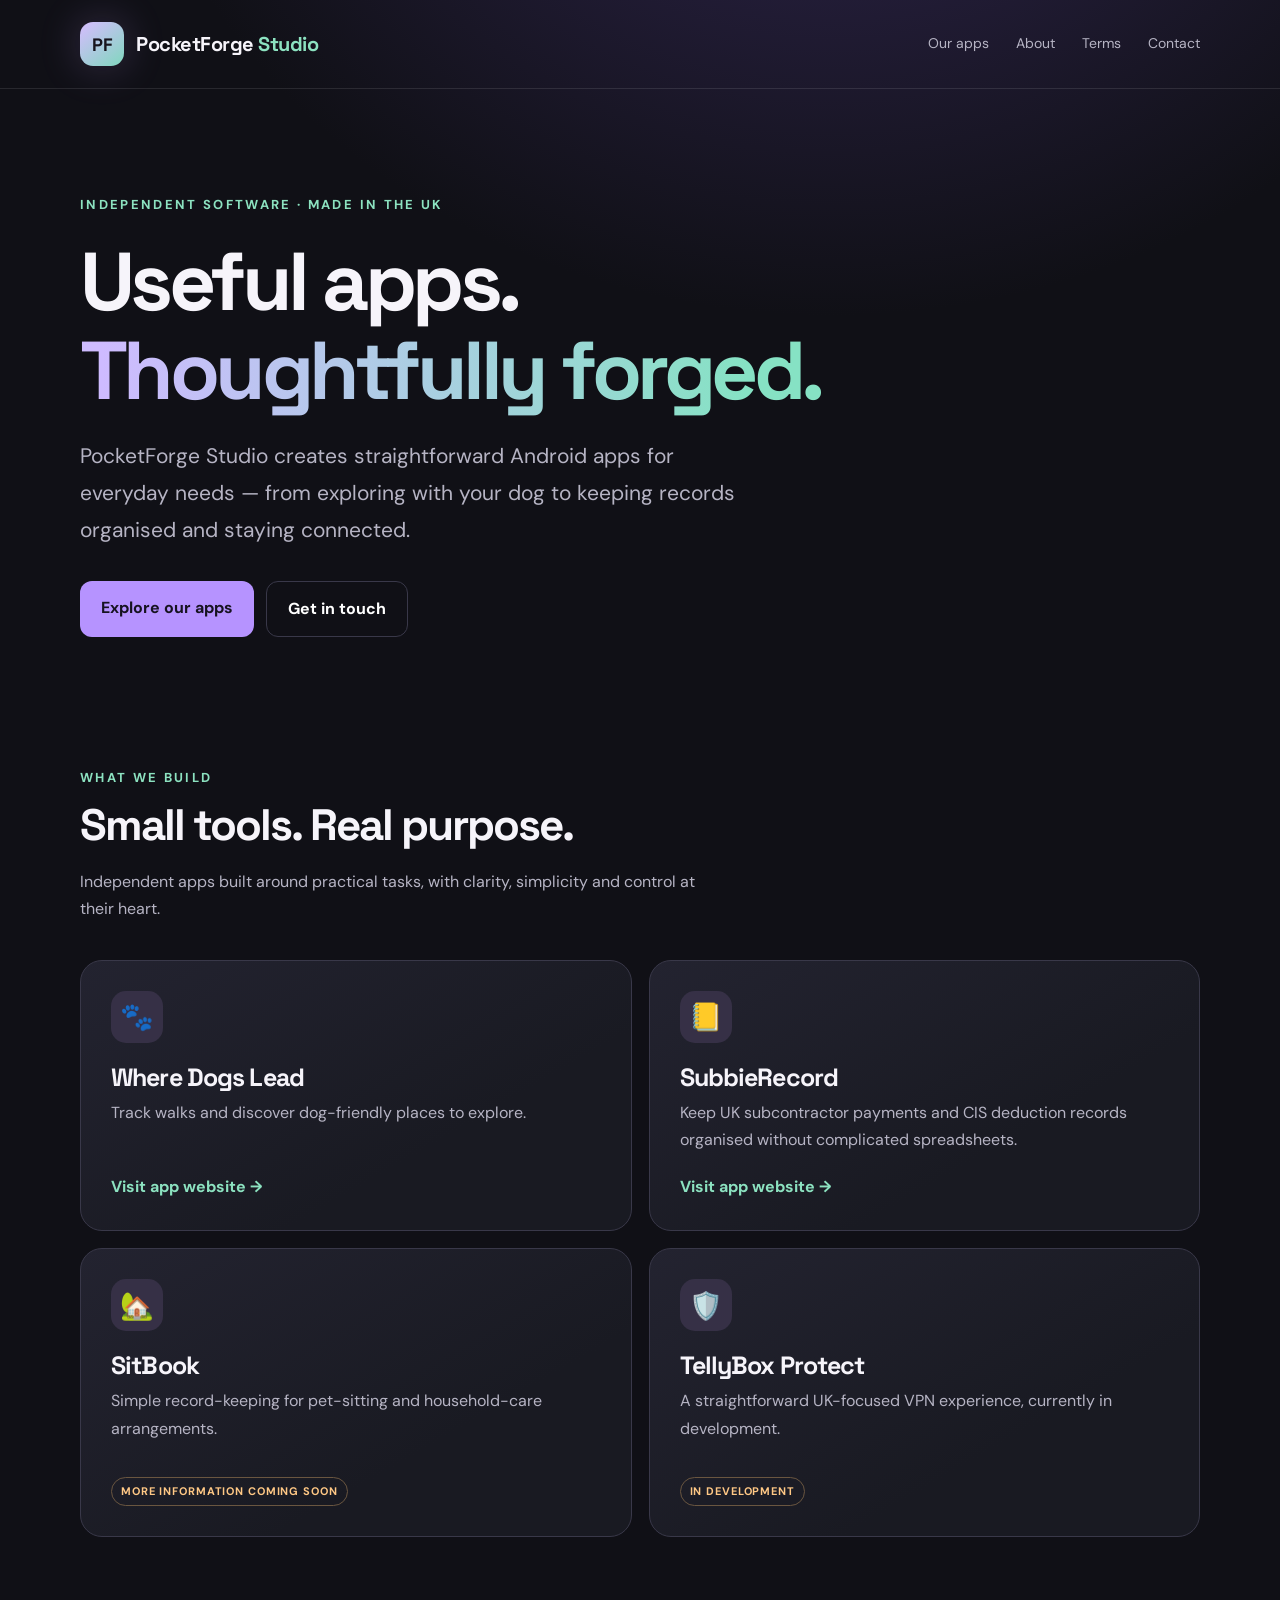
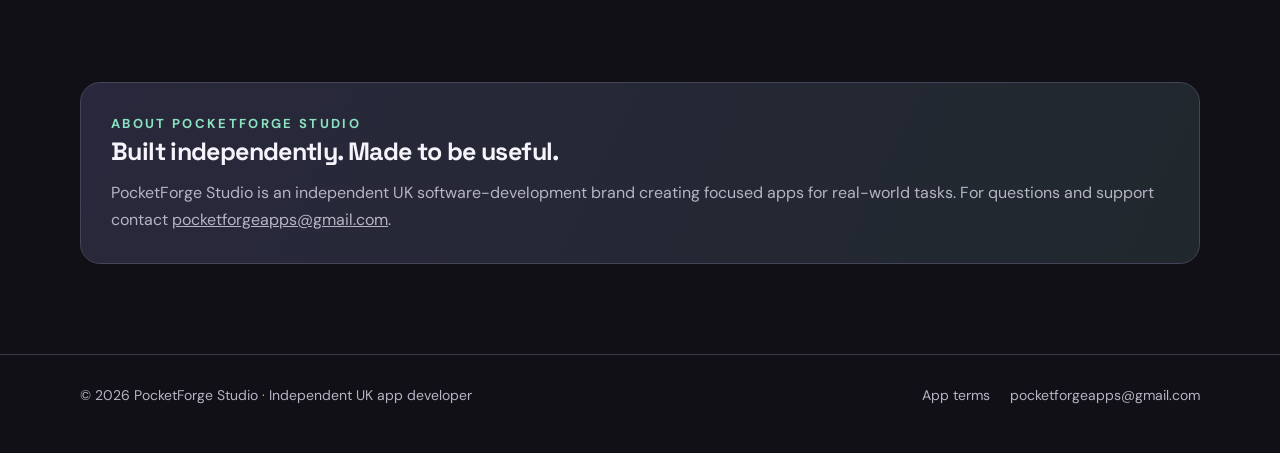
<file: index.html>
<!doctype html><html lang="en-GB"><head><meta charset="utf-8"><meta name="viewport" content="width=device-width, initial-scale=1"><meta name="theme-color" content="#101016"><meta name="description" content="PocketForge Studio — independent UK developer of Where Dogs Lead, SubbieRecord, SitBook and TellyBox Protect."><title>Independent UK App Developer | PocketForge Studio</title><link rel="stylesheet" href="assets/style.css"></head><body><a class="skip" href="#main">Skip to content</a><header class="site-header"><div class="container nav"><a class="brand" href="index.html" aria-label="PocketForge Studio home"><span class="brand-mark">PF</span><span>PocketForge <span>Studio</span></span></a><nav class="nav-links" aria-label="Main navigation"><a href="index.html#apps">Our apps</a><a href="index.html#about">About</a><a href="terms/">Terms</a><a href="mailto:pocketforgeapps@gmail.com">Contact</a></nav></div></header><main id="main"><section class="hero"><div class="container"><div class="eyebrow">Independent software · Made in the UK</div><h1>Useful apps.<br><span class="gradient">Thoughtfully forged.</span></h1><p class="lead">PocketForge Studio creates straightforward Android apps for everyday needs — from exploring with your dog to keeping records organised and staying connected.</p><div class="actions"><a class="button" href="#apps">Explore our apps</a><a class="button secondary" href="mailto:pocketforgeapps@gmail.com">Get in touch</a></div></div></section><section class="section" id="apps"><div class="container"><div class="eyebrow">What we build</div><h2>Small tools. Real purpose.</h2><p class="section-intro">Independent apps built around practical tasks, with clarity, simplicity and control at their heart.</p><div class="card-grid">
<article class="app-card"><div class="app-icon" aria-hidden="true">🐾</div><h3>Where Dogs Lead</h3><p>Track walks and discover dog-friendly places to explore.</p><a href="https://wheredogslead.co.uk/" rel="noopener noreferrer">Visit app website →</a></article>
<article class="app-card"><div class="app-icon" aria-hidden="true">📒</div><h3>SubbieRecord</h3><p>Keep UK subcontractor payments and CIS deduction records organised without complicated spreadsheets.</p><a href="https://ciskeep.co.uk/" rel="noopener noreferrer">Visit app website →</a></article>
<article class="app-card"><div class="app-icon" aria-hidden="true">🏡</div><h3>SitBook</h3><p>Simple record-keeping for pet-sitting and household-care arrangements.</p><span class="tag">More information coming soon</span></article>
<article class="app-card"><div class="app-icon" aria-hidden="true">🛡️</div><h3>TellyBox Protect</h3><p>A straightforward UK-focused VPN experience, currently in development.</p><span class="tag">In development</span></article>
</div></div></section><section class="section" id="about"><div class="container"><div class="feature"><div class="eyebrow">About PocketForge Studio</div><h3>Built independently. Made to be useful.</h3><p>PocketForge Studio is an independent UK software-development brand creating focused apps for real-world tasks. For questions and support contact <a href="mailto:pocketforgeapps@gmail.com">pocketforgeapps@gmail.com</a>.</p></div></div></section></main><footer class="footer"><div class="container footer-inner"><span>© 2026 PocketForge Studio · Independent UK app developer</span><div class="footer-links"><a href="terms/">App terms</a><a href="mailto:pocketforgeapps@gmail.com">pocketforgeapps@gmail.com</a></div></div></footer></body></html>
</file>
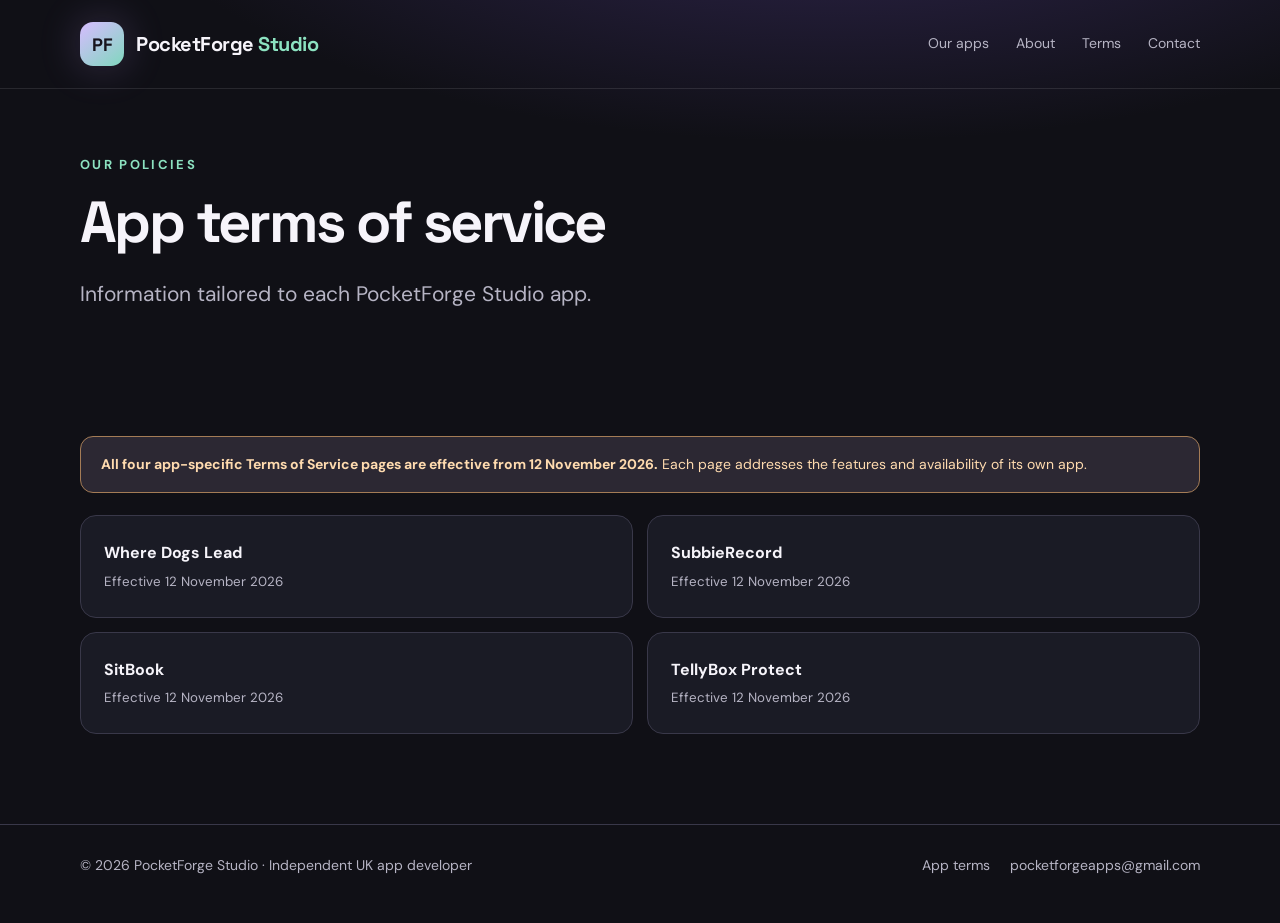
<file: terms/index.html>
<!doctype html><html lang="en-GB"><head><meta charset="utf-8"><meta name="viewport" content="width=device-width, initial-scale=1"><meta name="theme-color" content="#101016"><meta name="description" content="App-specific Terms of Service for PocketForge Studio apps."><title>App Terms of Service | PocketForge Studio</title><link rel="stylesheet" href="../assets/style.css"></head><body><a class="skip" href="#main">Skip to content</a><header class="site-header"><div class="container nav"><a class="brand" href="../index.html" aria-label="PocketForge Studio home"><span class="brand-mark">PF</span><span>PocketForge <span>Studio</span></span></a><nav class="nav-links" aria-label="Main navigation"><a href="../index.html#apps">Our apps</a><a href="../index.html#about">About</a><a href="../terms/">Terms</a><a href="mailto:pocketforgeapps@gmail.com">Contact</a></nav></div></header><main id="main"><section class="page-hero"><div class="container"><div class="eyebrow">Our policies</div><h1>App terms of service</h1><p class="lead">Information tailored to each PocketForge Studio app.</p></div></section><section class="section"><div class="container"><div class="notice"><strong>All four app-specific Terms of Service pages are effective from 12 November 2026.</strong> Each page addresses the features and availability of its own app.</div><div class="legal-grid"><a class="legal-link" href="where-dogs-lead/"><strong>Where Dogs Lead</strong><small>Effective 12 November 2026</small></a><a class="legal-link" href="subbierecord/"><strong>SubbieRecord</strong><small>Effective 12 November 2026</small></a><a class="legal-link" href="sitbook/"><strong>SitBook</strong><small>Effective 12 November 2026</small></a><a class="legal-link" href="tellybox-protect/"><strong>TellyBox Protect</strong><small>Effective 12 November 2026</small></a></div></div></section></main><footer class="footer"><div class="container footer-inner"><span>© 2026 PocketForge Studio · Independent UK app developer</span><div class="footer-links"><a href="../terms/">App terms</a><a href="mailto:pocketforgeapps@gmail.com">pocketforgeapps@gmail.com</a></div></div></footer></body></html>
</file>
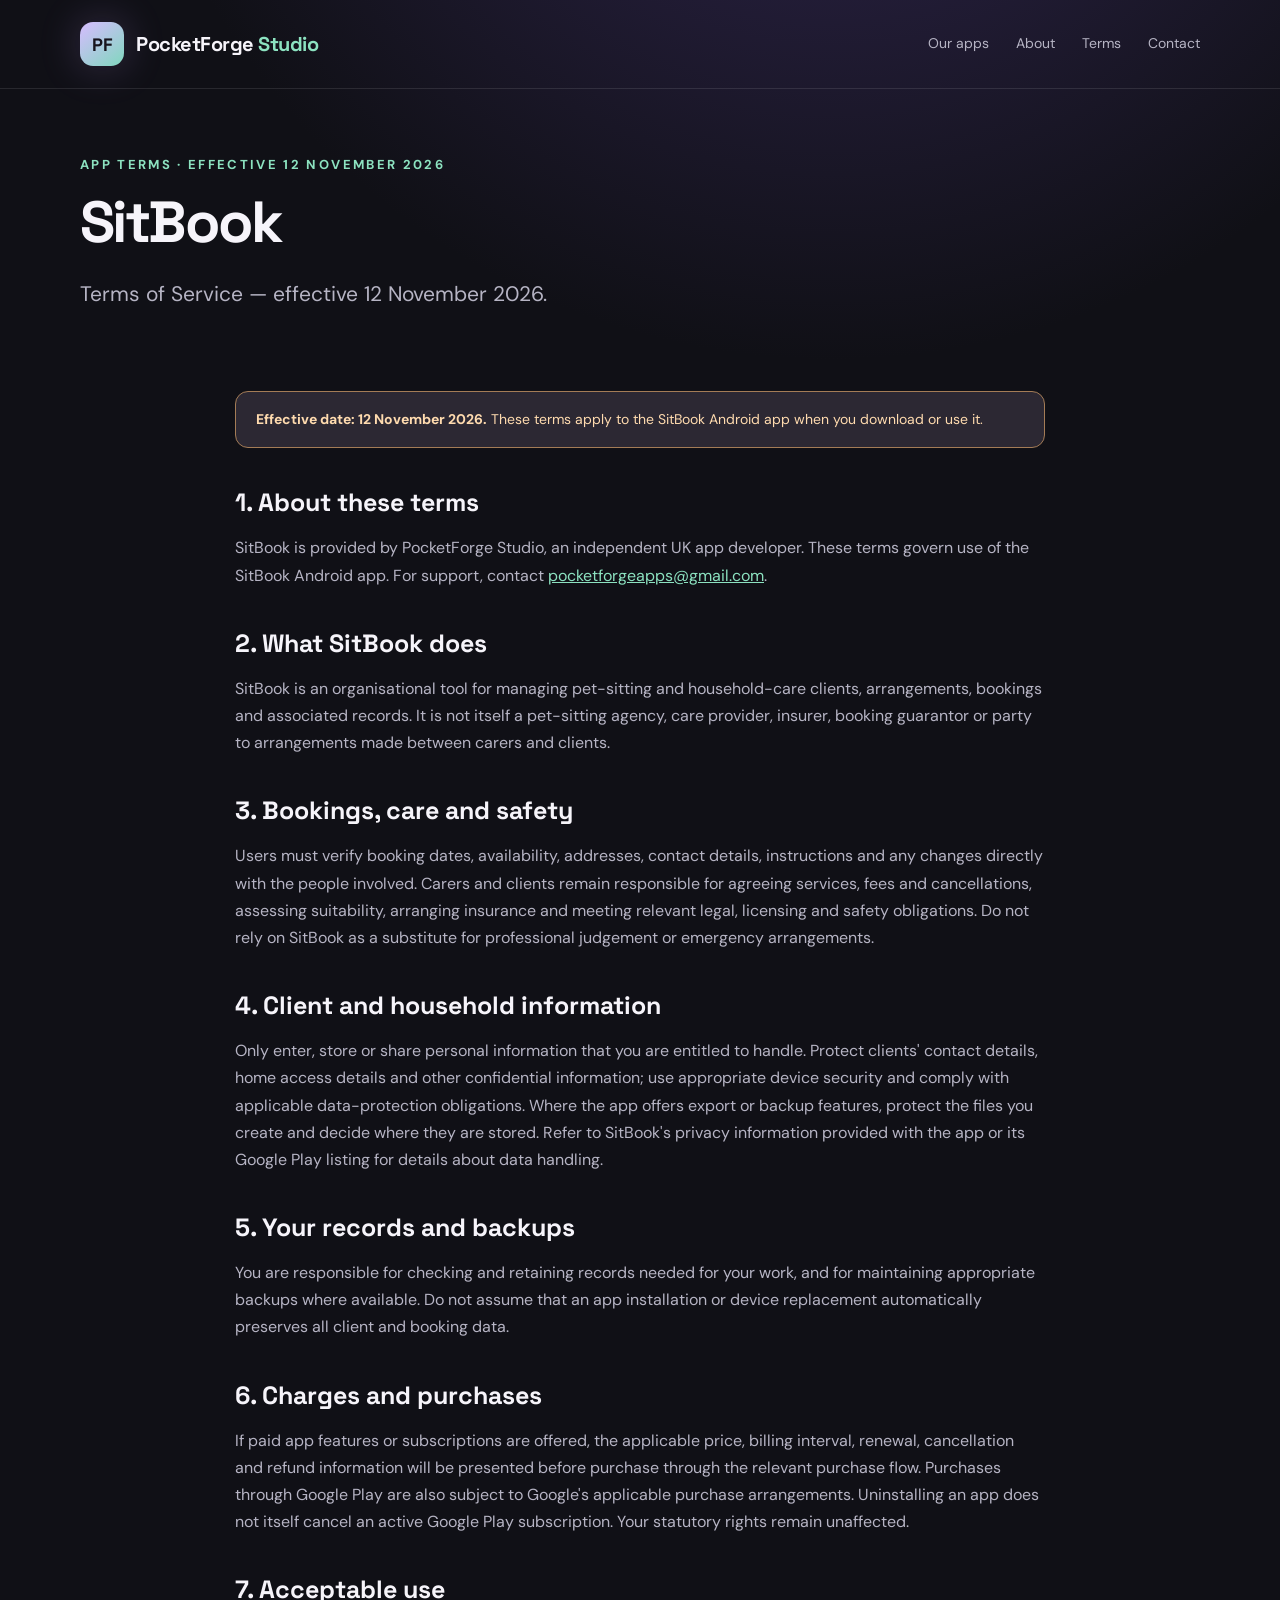
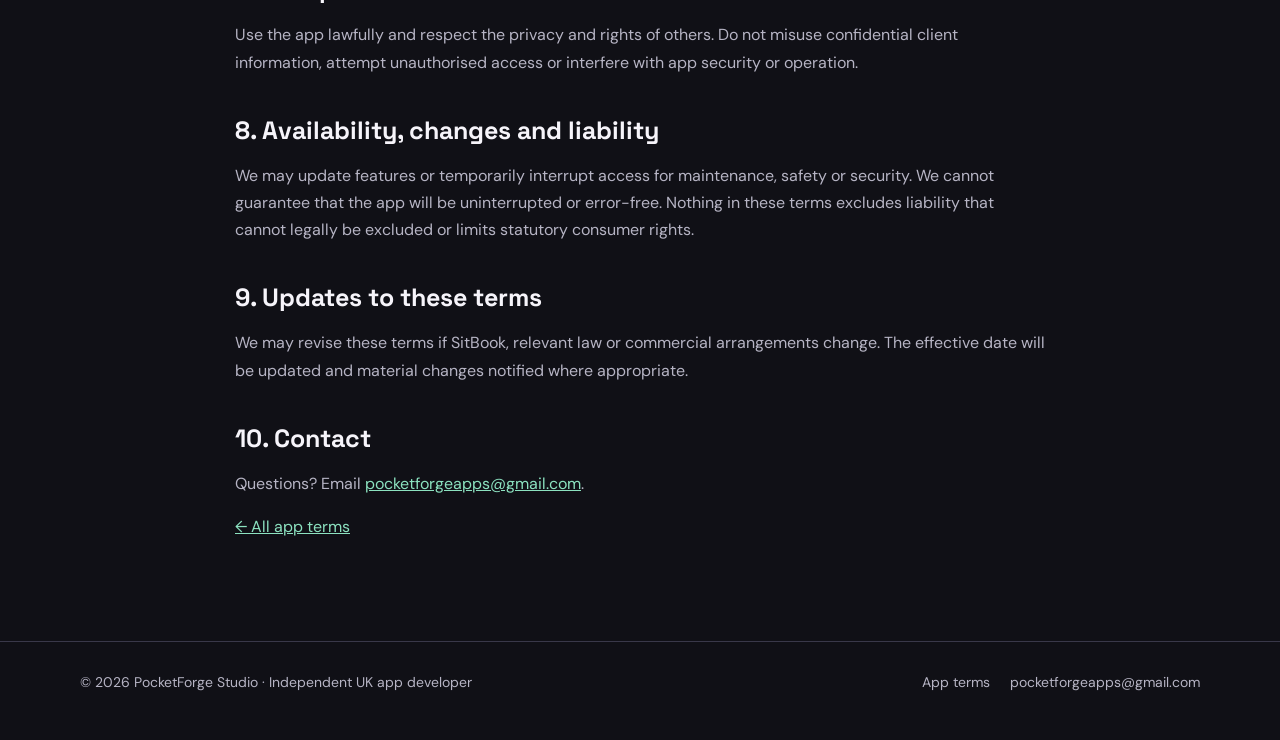
<file: terms/sitbook/index.html>
<!doctype html><html lang="en-GB"><head><meta charset="utf-8"><meta name="viewport" content="width=device-width, initial-scale=1"><meta name="theme-color" content="#101016"><meta name="description" content="Terms of Service for SitBook."><title>SitBook — Terms of Service | PocketForge Studio</title><link rel="stylesheet" href="../../assets/style.css"></head><body><a class="skip" href="#main">Skip to content</a><header class="site-header"><div class="container nav"><a class="brand" href="../../index.html" aria-label="PocketForge Studio home"><span class="brand-mark">PF</span><span>PocketForge <span>Studio</span></span></a><nav class="nav-links" aria-label="Main navigation"><a href="../../index.html#apps">Our apps</a><a href="../../index.html#about">About</a><a href="../../terms/">Terms</a><a href="mailto:pocketforgeapps@gmail.com">Contact</a></nav></div></header><main id="main"><section class="page-hero"><div class="container"><div class="eyebrow">App terms · Effective 12 November 2026</div><h1>SitBook</h1><p class="lead">Terms of Service — effective 12 November 2026.</p></div></section><div class="container prose">
<div class="notice"><strong>Effective date: 12 November 2026.</strong> These terms apply to the SitBook Android app when you download or use it.</div>
<h2>1. About these terms</h2><p>SitBook is provided by PocketForge Studio, an independent UK app developer. These terms govern use of the SitBook Android app. For support, contact <a href="mailto:pocketforgeapps@gmail.com">pocketforgeapps@gmail.com</a>.</p>
<h2>2. What SitBook does</h2><p>SitBook is an organisational tool for managing pet-sitting and household-care clients, arrangements, bookings and associated records. It is not itself a pet-sitting agency, care provider, insurer, booking guarantor or party to arrangements made between carers and clients.</p>
<h2>3. Bookings, care and safety</h2><p>Users must verify booking dates, availability, addresses, contact details, instructions and any changes directly with the people involved. Carers and clients remain responsible for agreeing services, fees and cancellations, assessing suitability, arranging insurance and meeting relevant legal, licensing and safety obligations. Do not rely on SitBook as a substitute for professional judgement or emergency arrangements.</p>
<h2>4. Client and household information</h2><p>Only enter, store or share personal information that you are entitled to handle. Protect clients' contact details, home access details and other confidential information; use appropriate device security and comply with applicable data-protection obligations. Where the app offers export or backup features, protect the files you create and decide where they are stored. Refer to SitBook's privacy information provided with the app or its Google Play listing for details about data handling.</p>
<h2>5. Your records and backups</h2><p>You are responsible for checking and retaining records needed for your work, and for maintaining appropriate backups where available. Do not assume that an app installation or device replacement automatically preserves all client and booking data.</p>
<h2>6. Charges and purchases</h2><p>If paid app features or subscriptions are offered, the applicable price, billing interval, renewal, cancellation and refund information will be presented before purchase through the relevant purchase flow. Purchases through Google Play are also subject to Google's applicable purchase arrangements. Uninstalling an app does not itself cancel an active Google Play subscription. Your statutory rights remain unaffected.</p>
<h2>7. Acceptable use</h2><p>Use the app lawfully and respect the privacy and rights of others. Do not misuse confidential client information, attempt unauthorised access or interfere with app security or operation.</p>
<h2>8. Availability, changes and liability</h2><p>We may update features or temporarily interrupt access for maintenance, safety or security. We cannot guarantee that the app will be uninterrupted or error-free. Nothing in these terms excludes liability that cannot legally be excluded or limits statutory consumer rights.</p>
<h2>9. Updates to these terms</h2><p>We may revise these terms if SitBook, relevant law or commercial arrangements change. The effective date will be updated and material changes notified where appropriate.</p>
<h2>10. Contact</h2><p>Questions? Email <a href="mailto:pocketforgeapps@gmail.com">pocketforgeapps@gmail.com</a>.</p><p><a href="../">← All app terms</a></p></div></main><footer class="footer"><div class="container footer-inner"><span>© 2026 PocketForge Studio · Independent UK app developer</span><div class="footer-links"><a href="../../terms/">App terms</a><a href="mailto:pocketforgeapps@gmail.com">pocketforgeapps@gmail.com</a></div></div></footer></body></html>
</file>
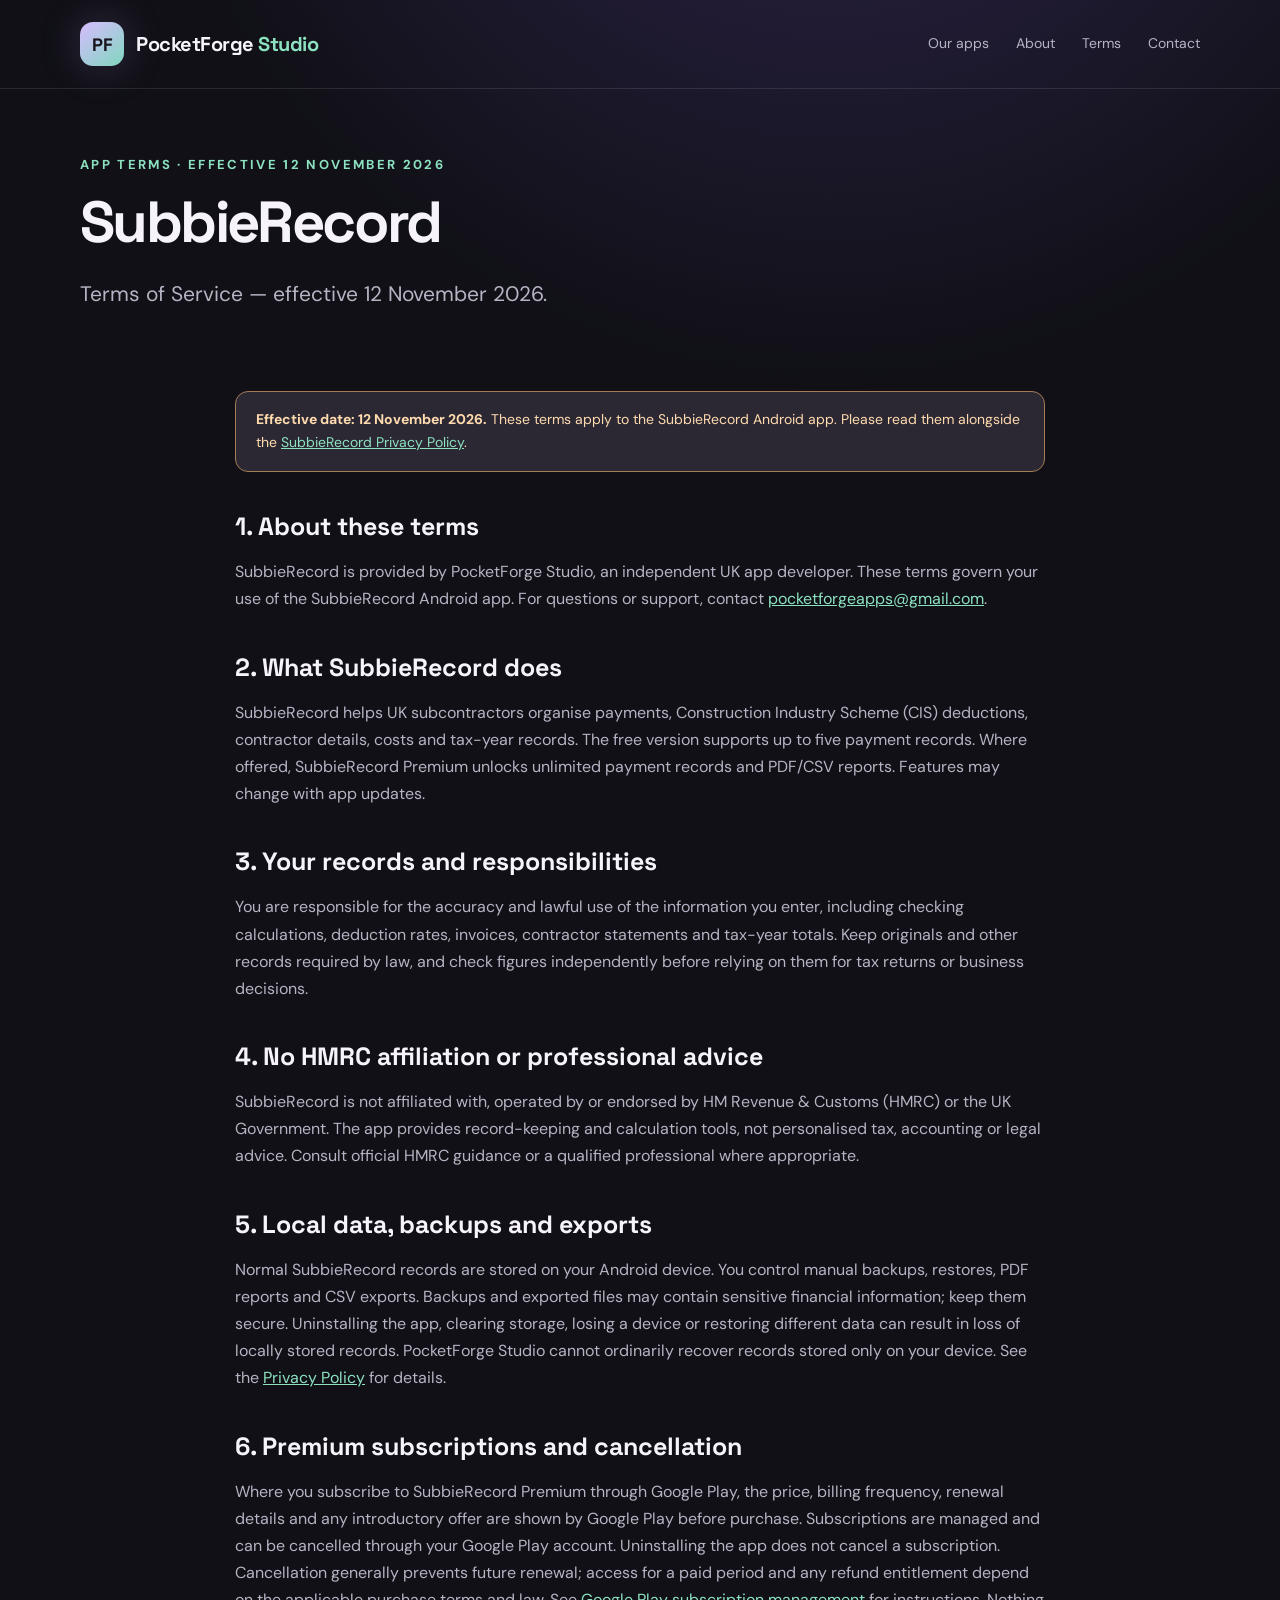
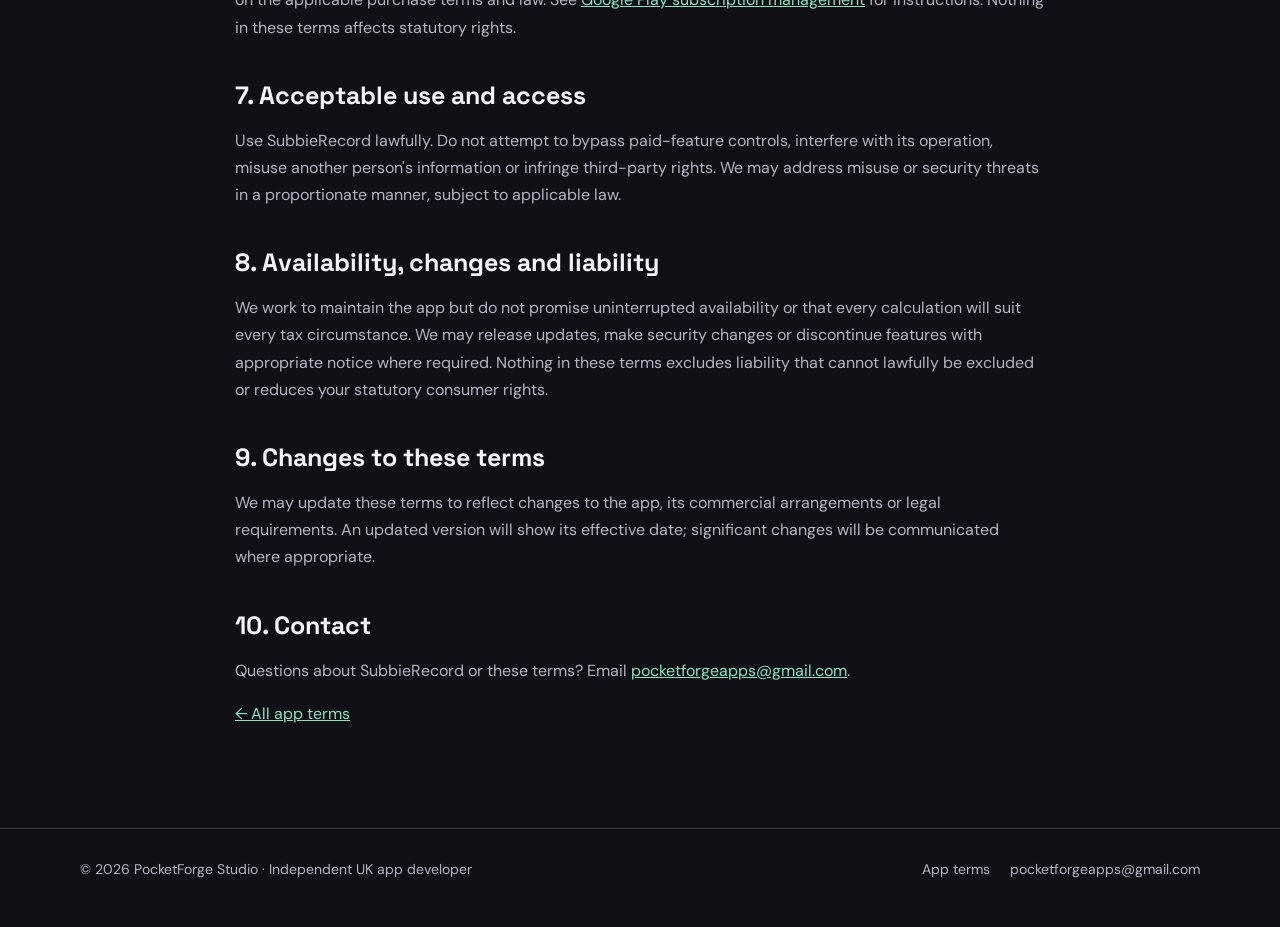
<file: terms/subbierecord/index.html>
<!doctype html><html lang="en-GB"><head><meta charset="utf-8"><meta name="viewport" content="width=device-width, initial-scale=1"><meta name="theme-color" content="#101016"><meta name="description" content="Terms of Service for SubbieRecord."><title>SubbieRecord — Terms of Service | PocketForge Studio</title><link rel="stylesheet" href="../../assets/style.css"></head><body><a class="skip" href="#main">Skip to content</a><header class="site-header"><div class="container nav"><a class="brand" href="../../index.html" aria-label="PocketForge Studio home"><span class="brand-mark">PF</span><span>PocketForge <span>Studio</span></span></a><nav class="nav-links" aria-label="Main navigation"><a href="../../index.html#apps">Our apps</a><a href="../../index.html#about">About</a><a href="../../terms/">Terms</a><a href="mailto:pocketforgeapps@gmail.com">Contact</a></nav></div></header><main id="main"><section class="page-hero"><div class="container"><div class="eyebrow">App terms · Effective 12 November 2026</div><h1>SubbieRecord</h1><p class="lead">Terms of Service — effective 12 November 2026.</p></div></section><div class="container prose">
<div class="notice"><strong>Effective date: 12 November 2026.</strong> These terms apply to the SubbieRecord Android app. Please read them alongside the <a href="https://ciskeep.co.uk/privacy/">SubbieRecord Privacy Policy</a>.</div>
<h2>1. About these terms</h2><p>SubbieRecord is provided by PocketForge Studio, an independent UK app developer. These terms govern your use of the SubbieRecord Android app. For questions or support, contact <a href="mailto:pocketforgeapps@gmail.com">pocketforgeapps@gmail.com</a>.</p>
<h2>2. What SubbieRecord does</h2><p>SubbieRecord helps UK subcontractors organise payments, Construction Industry Scheme (CIS) deductions, contractor details, costs and tax-year records. The free version supports up to five payment records. Where offered, SubbieRecord Premium unlocks unlimited payment records and PDF/CSV reports. Features may change with app updates.</p>
<h2>3. Your records and responsibilities</h2><p>You are responsible for the accuracy and lawful use of the information you enter, including checking calculations, deduction rates, invoices, contractor statements and tax-year totals. Keep originals and other records required by law, and check figures independently before relying on them for tax returns or business decisions.</p>
<h2>4. No HMRC affiliation or professional advice</h2><p>SubbieRecord is not affiliated with, operated by or endorsed by HM Revenue &amp; Customs (HMRC) or the UK Government. The app provides record-keeping and calculation tools, not personalised tax, accounting or legal advice. Consult official HMRC guidance or a qualified professional where appropriate.</p>
<h2>5. Local data, backups and exports</h2><p>Normal SubbieRecord records are stored on your Android device. You control manual backups, restores, PDF reports and CSV exports. Backups and exported files may contain sensitive financial information; keep them secure. Uninstalling the app, clearing storage, losing a device or restoring different data can result in loss of locally stored records. PocketForge Studio cannot ordinarily recover records stored only on your device. See the <a href="https://ciskeep.co.uk/privacy/">Privacy Policy</a> for details.</p>
<h2>6. Premium subscriptions and cancellation</h2><p>Where you subscribe to SubbieRecord Premium through Google Play, the price, billing frequency, renewal details and any introductory offer are shown by Google Play before purchase. Subscriptions are managed and can be cancelled through your Google Play account. Uninstalling the app does not cancel a subscription. Cancellation generally prevents future renewal; access for a paid period and any refund entitlement depend on the applicable purchase terms and law. See <a href="https://support.google.com/googleplay/answer/7018481">Google Play subscription management</a> for instructions. Nothing in these terms affects statutory rights.</p>
<h2>7. Acceptable use and access</h2><p>Use SubbieRecord lawfully. Do not attempt to bypass paid-feature controls, interfere with its operation, misuse another person's information or infringe third-party rights. We may address misuse or security threats in a proportionate manner, subject to applicable law.</p>
<h2>8. Availability, changes and liability</h2><p>We work to maintain the app but do not promise uninterrupted availability or that every calculation will suit every tax circumstance. We may release updates, make security changes or discontinue features with appropriate notice where required. Nothing in these terms excludes liability that cannot lawfully be excluded or reduces your statutory consumer rights.</p>
<h2>9. Changes to these terms</h2><p>We may update these terms to reflect changes to the app, its commercial arrangements or legal requirements. An updated version will show its effective date; significant changes will be communicated where appropriate.</p>
<h2>10. Contact</h2><p>Questions about SubbieRecord or these terms? Email <a href="mailto:pocketforgeapps@gmail.com">pocketforgeapps@gmail.com</a>.</p><p><a href="../">← All app terms</a></p></div></main><footer class="footer"><div class="container footer-inner"><span>© 2026 PocketForge Studio · Independent UK app developer</span><div class="footer-links"><a href="../../terms/">App terms</a><a href="mailto:pocketforgeapps@gmail.com">pocketforgeapps@gmail.com</a></div></div></footer></body></html>
</file>
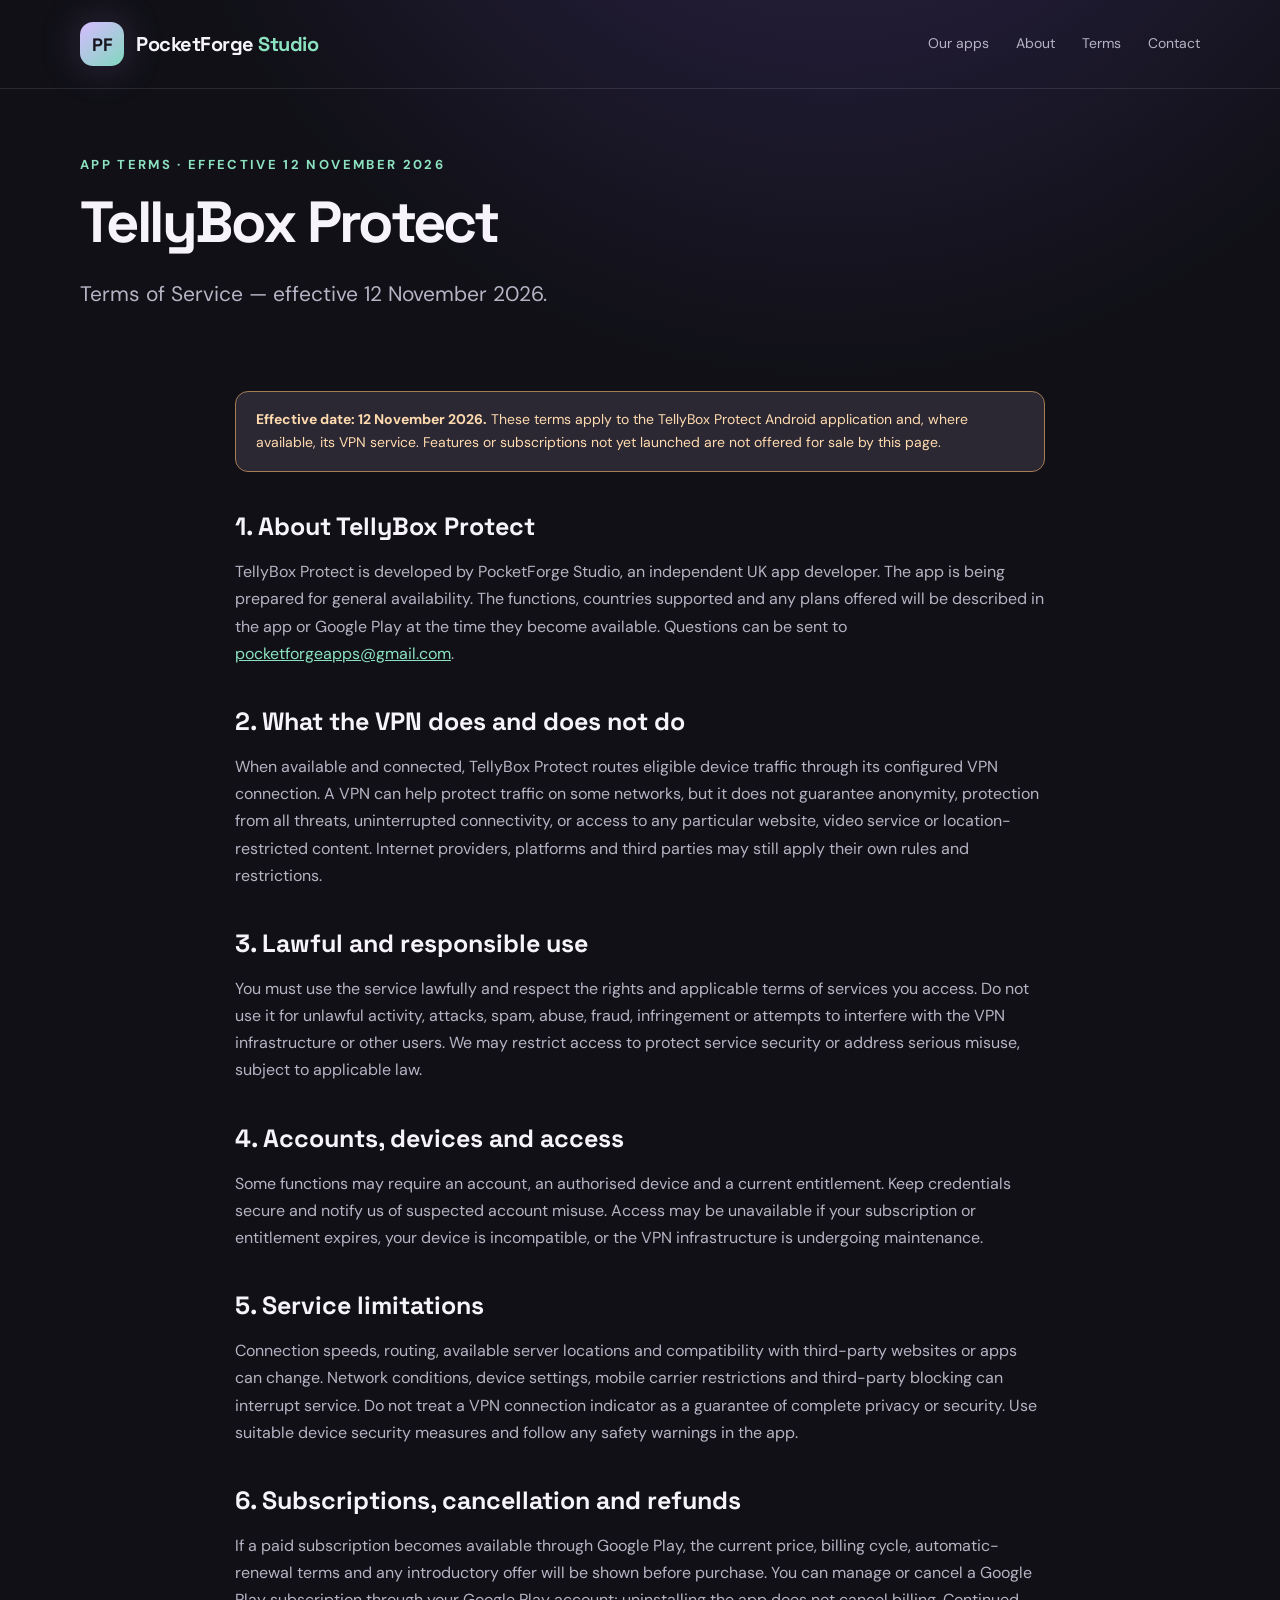
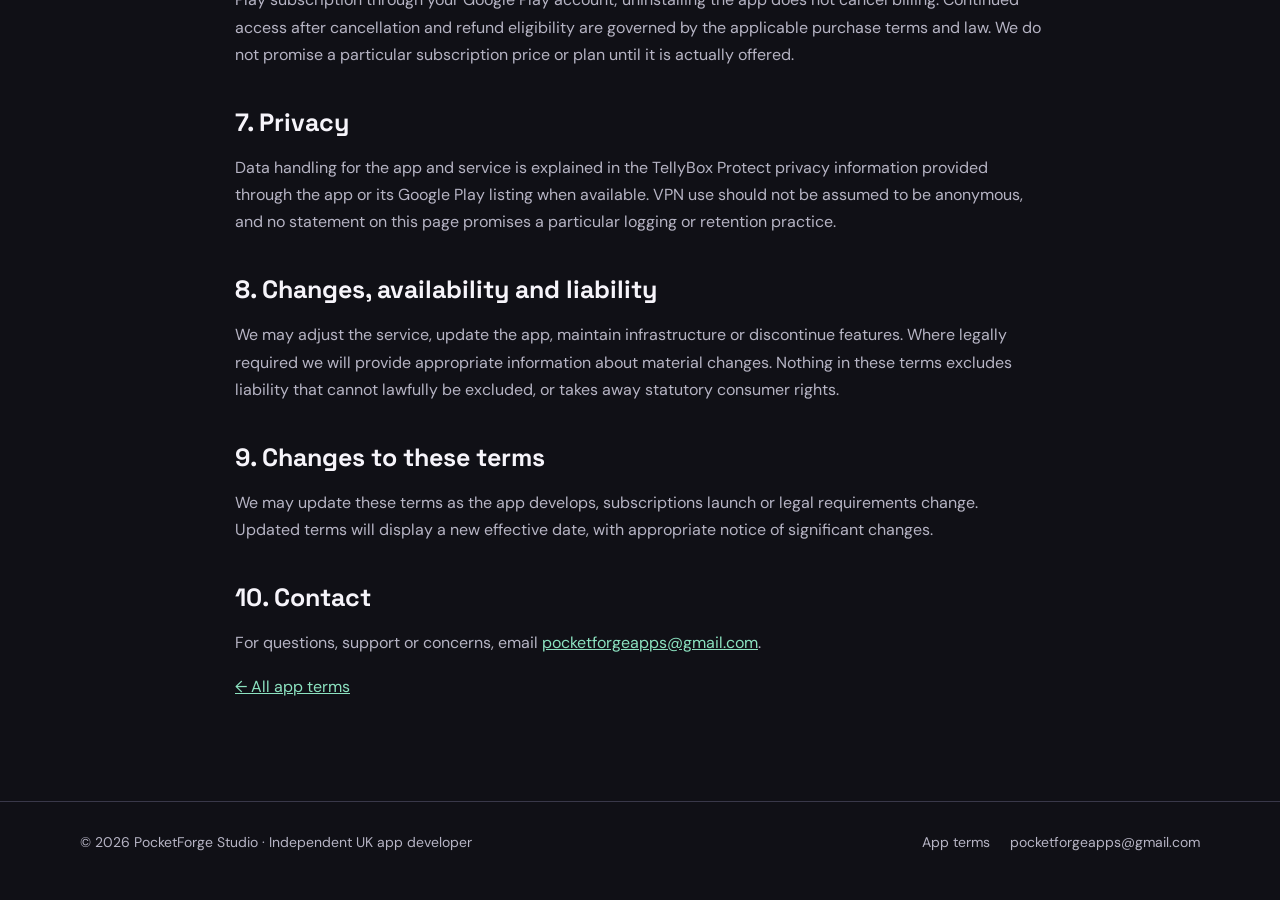
<file: terms/tellybox-protect/index.html>
<!doctype html><html lang="en-GB"><head><meta charset="utf-8"><meta name="viewport" content="width=device-width, initial-scale=1"><meta name="theme-color" content="#101016"><meta name="description" content="Terms of Service for TellyBox Protect."><title>TellyBox Protect — Terms of Service | PocketForge Studio</title><link rel="stylesheet" href="../../assets/style.css"></head><body><a class="skip" href="#main">Skip to content</a><header class="site-header"><div class="container nav"><a class="brand" href="../../index.html" aria-label="PocketForge Studio home"><span class="brand-mark">PF</span><span>PocketForge <span>Studio</span></span></a><nav class="nav-links" aria-label="Main navigation"><a href="../../index.html#apps">Our apps</a><a href="../../index.html#about">About</a><a href="../../terms/">Terms</a><a href="mailto:pocketforgeapps@gmail.com">Contact</a></nav></div></header><main id="main"><section class="page-hero"><div class="container"><div class="eyebrow">App terms · Effective 12 November 2026</div><h1>TellyBox Protect</h1><p class="lead">Terms of Service — effective 12 November 2026.</p></div></section><div class="container prose">
<div class="notice"><strong>Effective date: 12 November 2026.</strong> These terms apply to the TellyBox Protect Android application and, where available, its VPN service. Features or subscriptions not yet launched are not offered for sale by this page.</div>
<h2>1. About TellyBox Protect</h2><p>TellyBox Protect is developed by PocketForge Studio, an independent UK app developer. The app is being prepared for general availability. The functions, countries supported and any plans offered will be described in the app or Google Play at the time they become available. Questions can be sent to <a href="mailto:pocketforgeapps@gmail.com">pocketforgeapps@gmail.com</a>.</p>
<h2>2. What the VPN does and does not do</h2><p>When available and connected, TellyBox Protect routes eligible device traffic through its configured VPN connection. A VPN can help protect traffic on some networks, but it does not guarantee anonymity, protection from all threats, uninterrupted connectivity, or access to any particular website, video service or location-restricted content. Internet providers, platforms and third parties may still apply their own rules and restrictions.</p>
<h2>3. Lawful and responsible use</h2><p>You must use the service lawfully and respect the rights and applicable terms of services you access. Do not use it for unlawful activity, attacks, spam, abuse, fraud, infringement or attempts to interfere with the VPN infrastructure or other users. We may restrict access to protect service security or address serious misuse, subject to applicable law.</p>
<h2>4. Accounts, devices and access</h2><p>Some functions may require an account, an authorised device and a current entitlement. Keep credentials secure and notify us of suspected account misuse. Access may be unavailable if your subscription or entitlement expires, your device is incompatible, or the VPN infrastructure is undergoing maintenance.</p>
<h2>5. Service limitations</h2><p>Connection speeds, routing, available server locations and compatibility with third-party websites or apps can change. Network conditions, device settings, mobile carrier restrictions and third-party blocking can interrupt service. Do not treat a VPN connection indicator as a guarantee of complete privacy or security. Use suitable device security measures and follow any safety warnings in the app.</p>
<h2>6. Subscriptions, cancellation and refunds</h2><p>If a paid subscription becomes available through Google Play, the current price, billing cycle, automatic-renewal terms and any introductory offer will be shown before purchase. You can manage or cancel a Google Play subscription through your Google Play account; uninstalling the app does not cancel billing. Continued access after cancellation and refund eligibility are governed by the applicable purchase terms and law. We do not promise a particular subscription price or plan until it is actually offered.</p>
<h2>7. Privacy</h2><p>Data handling for the app and service is explained in the TellyBox Protect privacy information provided through the app or its Google Play listing when available. VPN use should not be assumed to be anonymous, and no statement on this page promises a particular logging or retention practice.</p>
<h2>8. Changes, availability and liability</h2><p>We may adjust the service, update the app, maintain infrastructure or discontinue features. Where legally required we will provide appropriate information about material changes. Nothing in these terms excludes liability that cannot lawfully be excluded, or takes away statutory consumer rights.</p>
<h2>9. Changes to these terms</h2><p>We may update these terms as the app develops, subscriptions launch or legal requirements change. Updated terms will display a new effective date, with appropriate notice of significant changes.</p>
<h2>10. Contact</h2><p>For questions, support or concerns, email <a href="mailto:pocketforgeapps@gmail.com">pocketforgeapps@gmail.com</a>.</p><p><a href="../">← All app terms</a></p></div></main><footer class="footer"><div class="container footer-inner"><span>© 2026 PocketForge Studio · Independent UK app developer</span><div class="footer-links"><a href="../../terms/">App terms</a><a href="mailto:pocketforgeapps@gmail.com">pocketforgeapps@gmail.com</a></div></div></footer></body></html>
</file>
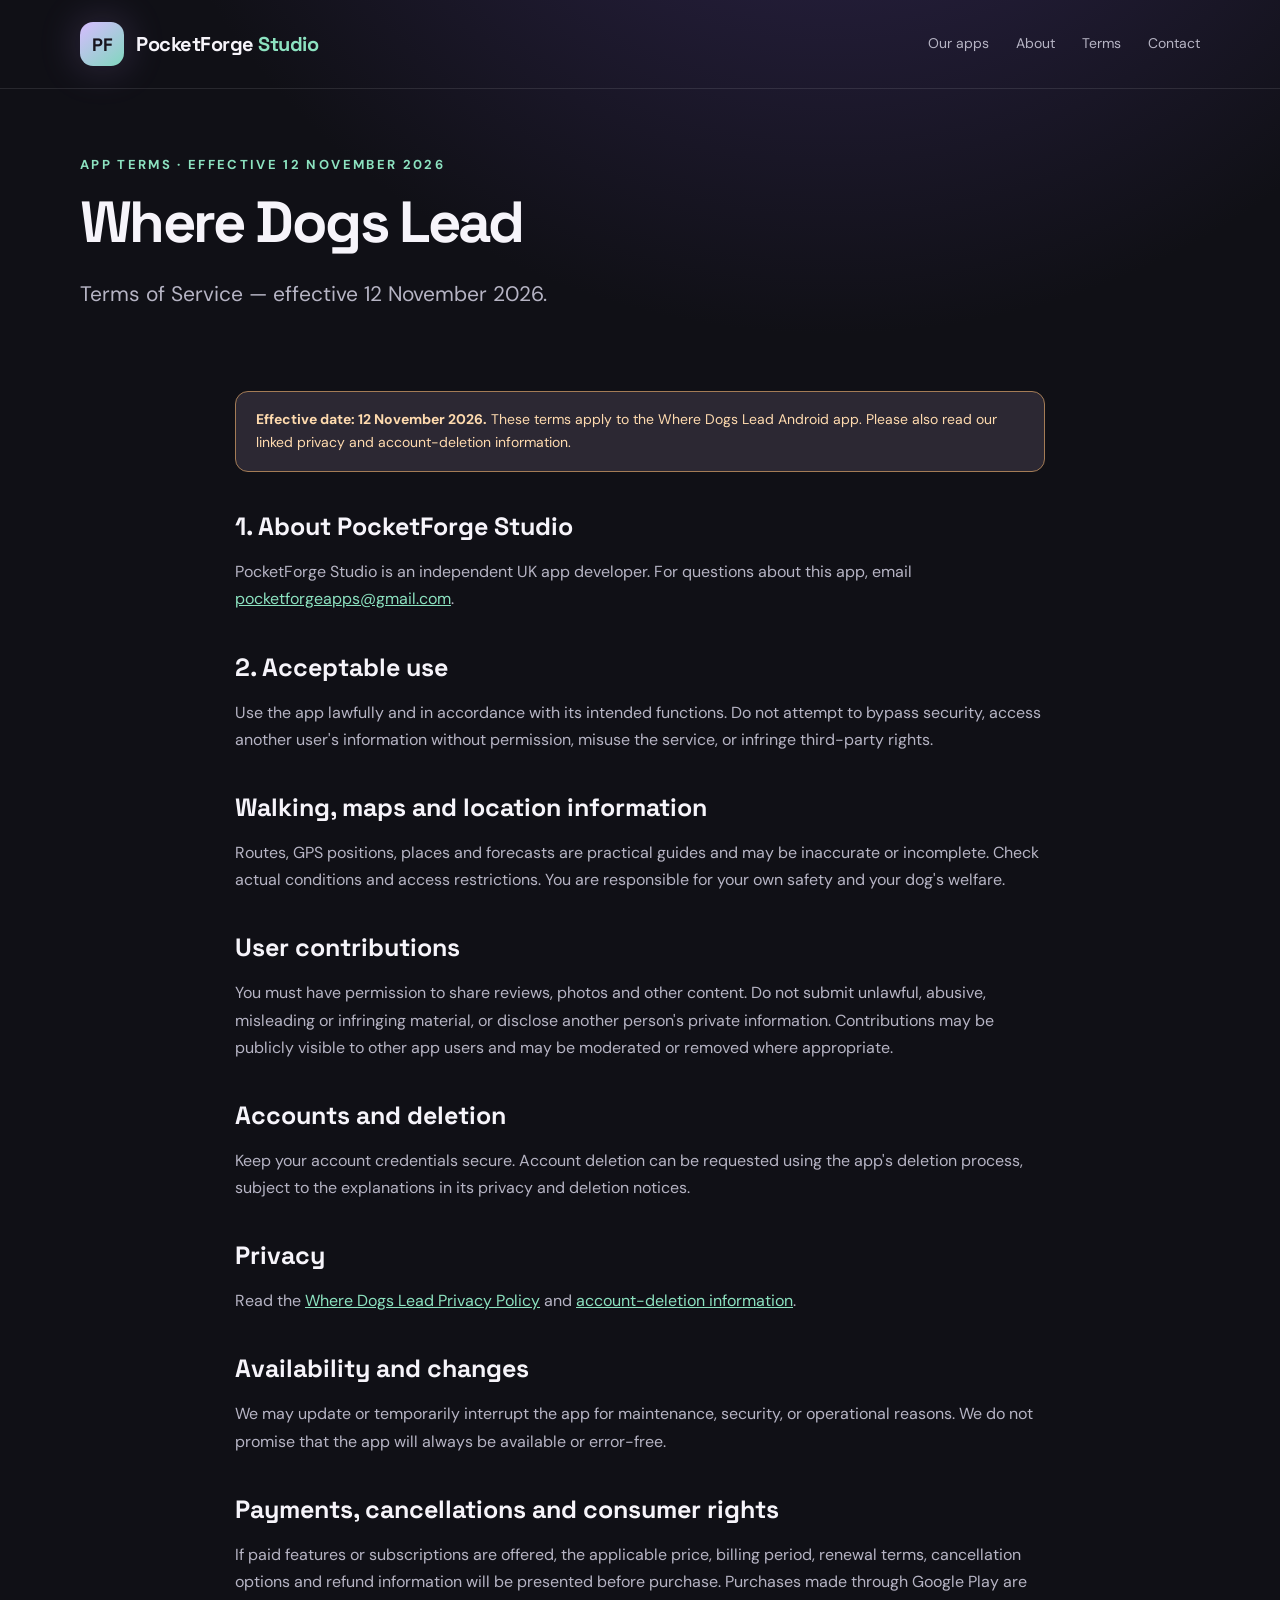
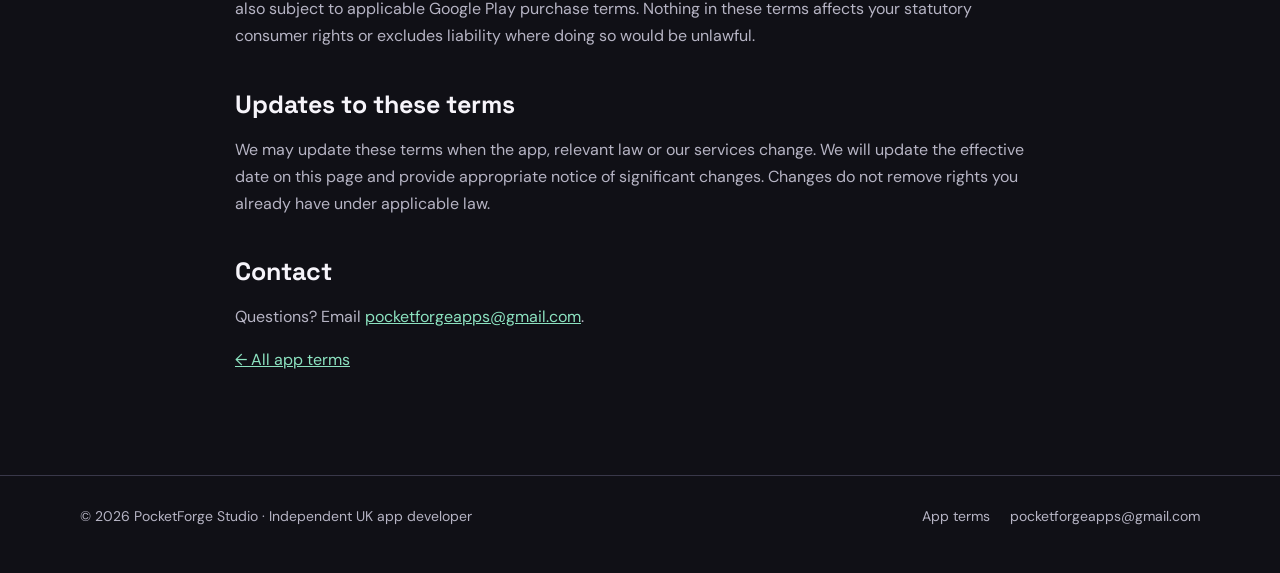
<file: terms/where-dogs-lead/index.html>
<!doctype html><html lang="en-GB"><head><meta charset="utf-8"><meta name="viewport" content="width=device-width, initial-scale=1"><meta name="theme-color" content="#101016"><meta name="description" content="Terms of Service for Where Dogs Lead."><title>Where Dogs Lead — Terms of Service | PocketForge Studio</title><link rel="stylesheet" href="../../assets/style.css"></head><body><a class="skip" href="#main">Skip to content</a><header class="site-header"><div class="container nav"><a class="brand" href="../../index.html" aria-label="PocketForge Studio home"><span class="brand-mark">PF</span><span>PocketForge <span>Studio</span></span></a><nav class="nav-links" aria-label="Main navigation"><a href="../../index.html#apps">Our apps</a><a href="../../index.html#about">About</a><a href="../../terms/">Terms</a><a href="mailto:pocketforgeapps@gmail.com">Contact</a></nav></div></header><main id="main"><section class="page-hero"><div class="container"><div class="eyebrow">App terms · Effective 12 November 2026</div><h1>Where Dogs Lead</h1><p class="lead">Terms of Service — effective 12 November 2026.</p></div></section><div class="container prose"><div class="notice"><strong>Effective date: 12 November 2026.</strong> These terms apply to the Where Dogs Lead Android app. Please also read our linked privacy and account-deletion information.</div><h2>1. About PocketForge Studio</h2><p>PocketForge Studio is an independent UK app developer. For questions about this app, email <a href="mailto:pocketforgeapps@gmail.com">pocketforgeapps@gmail.com</a>.</p><h2>2. Acceptable use</h2><p>Use the app lawfully and in accordance with its intended functions. Do not attempt to bypass security, access another user's information without permission, misuse the service, or infringe third-party rights.</p><h2>Walking, maps and location information</h2><p>Routes, GPS positions, places and forecasts are practical guides and may be inaccurate or incomplete. Check actual conditions and access restrictions. You are responsible for your own safety and your dog's welfare.</p><h2>User contributions</h2><p>You must have permission to share reviews, photos and other content. Do not submit unlawful, abusive, misleading or infringing material, or disclose another person's private information. Contributions may be publicly visible to other app users and may be moderated or removed where appropriate.</p><h2>Accounts and deletion</h2><p>Keep your account credentials secure. Account deletion can be requested using the app's deletion process, subject to the explanations in its privacy and deletion notices.</p><h2>Privacy</h2><p>Read the <a href="https://wheredogslead.co.uk/privacy.html">Where Dogs Lead Privacy Policy</a> and <a href="https://wheredogslead.co.uk/deletion.html">account-deletion information</a>.</p><h2>Availability and changes</h2><p>We may update or temporarily interrupt the app for maintenance, security, or operational reasons. We do not promise that the app will always be available or error-free.</p><h2>Payments, cancellations and consumer rights</h2><p>If paid features or subscriptions are offered, the applicable price, billing period, renewal terms, cancellation options and refund information will be presented before purchase. Purchases made through Google Play are also subject to applicable Google Play purchase terms. Nothing in these terms affects your statutory consumer rights or excludes liability where doing so would be unlawful.</p><h2>Updates to these terms</h2><p>We may update these terms when the app, relevant law or our services change. We will update the effective date on this page and provide appropriate notice of significant changes. Changes do not remove rights you already have under applicable law.</p><h2>Contact</h2><p>Questions? Email <a href="mailto:pocketforgeapps@gmail.com">pocketforgeapps@gmail.com</a>.</p><p><a href="../">← All app terms</a></p></div></main><footer class="footer"><div class="container footer-inner"><span>© 2026 PocketForge Studio · Independent UK app developer</span><div class="footer-links"><a href="../../terms/">App terms</a><a href="mailto:pocketforgeapps@gmail.com">pocketforgeapps@gmail.com</a></div></div></footer></body></html>
</file>
<file: assets/style.css>
@import url('https://fonts.googleapis.com/css2?family=DM+Sans:wght@400;500;600;700&family=Space+Grotesk:wght@500;600;700&display=swap');
:root{color-scheme:dark;--bg:#101016;--panel:#1a1b25;--ink:#f6f4fa;--muted:#b6b4c4;--line:#393849;--violet:#b693ff;--mint:#8ce2c0;--amber:#ffc885}
*{box-sizing:border-box}html{scroll-behavior:smooth}body{margin:0;background:radial-gradient(ellipse 70% 38% at 65% -15%,#322753 0%,transparent 80%),var(--bg);color:var(--ink);font:16px/1.7 'DM Sans',system-ui,sans-serif}
a{color:inherit}a:focus-visible{outline:3px solid var(--mint);outline-offset:4px}.container{width:min(1120px,calc(100% - 42px));margin-inline:auto}
.skip{position:absolute;top:-100px;left:8px;padding:12px;background:white;color:black;z-index:10}.skip:focus{top:8px}
.site-header{border-bottom:1px solid rgba(255,255,255,.1)}.nav{display:flex;align-items:center;justify-content:space-between;gap:20px;min-height:88px}
.brand{display:inline-flex;align-items:center;gap:12px;text-decoration:none;font:700 20px/1 'Space Grotesk',sans-serif;letter-spacing:-.5px}
.brand-mark{display:grid;place-items:center;width:44px;height:44px;background:linear-gradient(140deg,#d7bcff,#80d7be);color:#18151e;border-radius:13px;font:700 18px 'Space Grotesk',sans-serif;box-shadow:0 0 42px #ba91f63d}.brand span span{color:var(--mint)}
.nav-links{display:flex;gap:27px;flex-wrap:wrap}.nav-links a{text-decoration:none;font-size:14px;color:var(--muted)}.nav-links a:hover{color:white}
.hero{padding:105px 0 75px}.eyebrow{color:var(--mint);font-size:13px;text-transform:uppercase;letter-spacing:.18em;font-weight:700}
.hero h1{font:700 clamp(43px,7vw,82px)/1.08 'Space Grotesk',sans-serif;letter-spacing:-.055em;max-width:850px;margin:22px 0 23px}
.gradient{background:linear-gradient(90deg,#cebbff 3%,#86e2c4 90%);color:transparent;background-clip:text}
.lead{color:var(--muted);font-size:clamp(17px,2vw,21px);max-width:660px;line-height:1.75}
.actions{display:flex;gap:12px;flex-wrap:wrap;margin-top:33px}.button{display:inline-block;padding:13px 21px;border-radius:12px;font-weight:700;text-decoration:none;background:var(--violet);color:#171321}.button.secondary{background:transparent;color:white;border:1px solid var(--line)}
.section{padding:55px 0 90px}.section h2{font:700 clamp(30px,4vw,44px)/1.2 'Space Grotesk',sans-serif;letter-spacing:-.045em;margin:10px 0 12px}.section-intro{max-width:650px;color:var(--muted);margin-bottom:38px}
.card-grid{display:grid;grid-template-columns:repeat(2,minmax(0,1fr));gap:17px}.app-card{border:1px solid var(--line);background:linear-gradient(150deg,#232330,#191a22 66%);border-radius:22px;padding:30px;min-height:245px;display:flex;flex-direction:column;align-items:flex-start}
.app-icon{display:grid;place-items:center;width:52px;height:52px;border-radius:15px;font-size:27px;background:#363046}.app-card h3{font:700 25px 'Space Grotesk',sans-serif;letter-spacing:-.035em;margin:18px 0 6px}.app-card p{color:var(--muted);margin:0 0 20px}.app-card a{margin-top:auto;color:var(--mint);text-decoration:none;font-weight:700}.tag{font-size:11px;font-weight:700;text-transform:uppercase;letter-spacing:.08em;color:var(--amber);border:1px solid #6a5640;padding:4px 9px;border-radius:100px;margin-top:15px}
.feature{padding:30px;background:linear-gradient(115deg,#29283c,#20282d);border:1px solid #464258;border-radius:20px}.feature h3{font:700 25px 'Space Grotesk',sans-serif;letter-spacing:-.025em;margin:0 0 12px}.feature p{color:var(--muted);margin:0}
.footer{border-top:1px solid var(--line);padding:29px 0 45px;color:var(--muted);font-size:14px}.footer-inner{display:flex;justify-content:space-between;gap:20px;flex-wrap:wrap}.footer a{text-decoration:none;color:var(--muted)}.footer a:hover{color:white}.footer-links{display:flex;gap:20px;flex-wrap:wrap}
.page-hero{padding:65px 0 25px}.page-hero h1{font:700 clamp(38px,6vw,58px)/1.1 'Space Grotesk',sans-serif;letter-spacing:-.045em;max-width:900px;margin:15px 0}.prose{max-width:810px;padding:10px 0 85px}.prose h2{font:700 25px 'Space Grotesk',sans-serif;margin:38px 0 10px}.prose p,.prose li{color:var(--muted)}.prose a{color:var(--mint)}
.notice{background:#2c2833;border:1px solid #a47c56;color:#ffdbaf;padding:16px 20px;border-radius:13px;font-size:14px;margin:22px 0}.muted{color:var(--muted)}.legal-grid{display:grid;grid-template-columns:repeat(2,1fr);gap:14px}.legal-link{border:1px solid var(--line);border-radius:16px;background:var(--panel);padding:23px;text-decoration:none}.legal-link:hover{border-color:var(--violet)}.legal-link strong{display:block}.legal-link small{color:var(--muted)}
@media(max-width:700px){.nav{align-items:flex-start;flex-direction:column;padding:19px 0}.nav-links{gap:17px}.hero{padding:66px 0 38px}.card-grid,.legal-grid{grid-template-columns:1fr}.section{padding:45px 0 65px}.app-card{min-height:220px}.footer-inner{flex-direction:column}}@media(prefers-reduced-motion:reduce){html{scroll-behavior:auto}}
</file>
